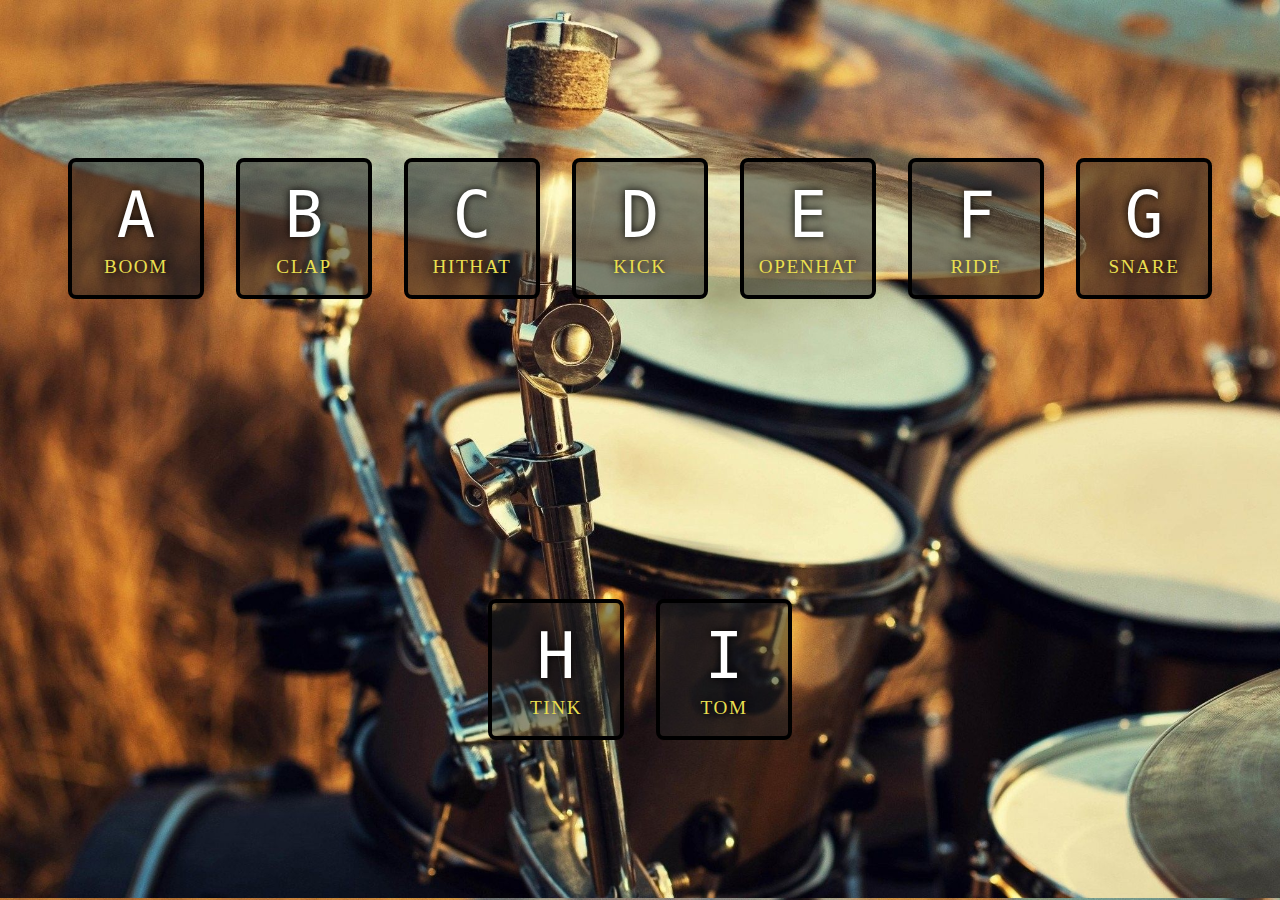
<file: JSDRUMKIT/index.html>
<!DOCTYPE html>
<html>
    <head>
        <meta charset="UTF-8">
        <title>JS Drum Kit</title>
        <link rel="stylesheet" href="drumkitcss/landing.css">
    </head>
    <body>
        <div id="keys">       
            <div id="abc" data-key="65" class="key">
                <kbd>A</kbd>
                <span class="sound">Boom</span>
            </div>
            <div data-key="66" class="key">
                <kbd>B</kbd>
                <span class="sound">Clap</span>
            </div>
            <div data-key="67" class="key">
                <kbd>C</kbd>
                <span class="sound">Hithat</span>
            </div>
            <div data-key="68" class="key">
                <kbd>D</kbd>
                <span class="sound">Kick</span>
            </div>
            <div data-key="69" class="key" >
                <kbd>E</kbd> 
                <span class="sound">Openhat</span>
            </div>
            <div data-key="70" class="key">
                <kbd>F</kbd>
                <span class="sound">Ride</span>
            </div>
            <div data-key="71" class="key">
                <kbd>G</kbd>
                <span class="sound">Snare</span>
            </div>
            <div data-key="72" class="key">
                <kbd>H</kbd>
                <span class="sound">Tink</span>
            </div>
            <div data-key="73" class="key">
                <kbd>I</kbd>
                <span class="sound">Tom</span>
            </div>
        </div>    
        <audio data-key="65" src="resources/sounds/boom.wav"></audio>
        <audio data-key="66" src="resources/sounds/clap.wav"></audio>
        <audio data-key="67" src="resources/sounds/hihat.wav"></audio>
        <audio data-key="68" src="resources/sounds/kick.wav"></audio>
        <audio data-key="69" src="resources/sounds/openhat.wav"></audio>
        <audio data-key="70" src="resources/sounds/ride.wav"></audio>
        <audio data-key="71" src="resources/sounds/snare.wav"></audio>
        <audio data-key="72" src="resources/sounds/tink.wav"></audio>
        <audio data-key="73" src="resources/sounds/tom.wav"></audio>

        <script src="scripts\drumkit.js"></script>   
    </body>
</html>
</file>
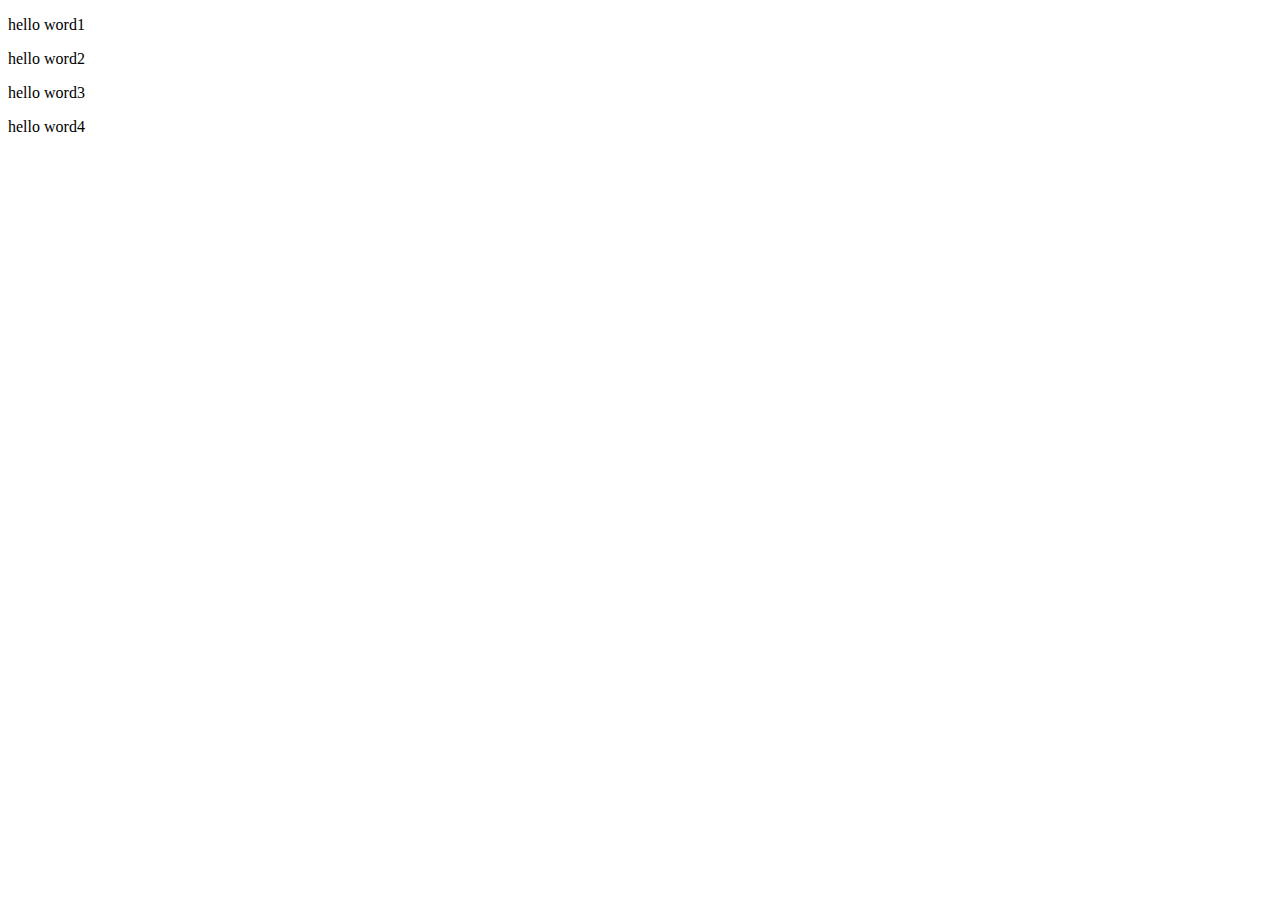
<file: JSDRUMKIT/sample.html>
<!doctype html>
<html>
<head>
    <meta charset="UTF-8">
    <title>Document</title>
</head>
<body>
    <div id="parent-id">
        <p>hello word1</p>
        <p id="test1">hello word2</p>
        <p>hello word3</p>
        <p>hello word4</p>
    </div>
    <script>
        var parentDOM = document.getElementById('parent-id');
        console.log(document.getElementById('test1'))
        //var test1 = parentDOM.getElementById('test1');
        //throw error
        //Uncaught TypeError: parentDOM.getElementById is not a function
    </script>
</body>
</html>
</file>
<file: JSDRUMKIT/drumkitcss/landing.css>
body{
    background-image: url("../resources/drumbackground.jpg");
    background-size:cover;
}

#keys{
    display: flex;
    flex:1;
    flex-wrap: wrap;
    min-height: 98vh;
    align-items: center;
    justify-content: center;
}

.key{
    border: 4px solid black;
    border-radius: 0.5rem;
    margin: 1rem;
    font-size: 1.5rem;
    padding: 1rem 0.5rem;
    transition: all 0.07s ease;
    width:7rem;    
    text-align: center;
    color:white;
    background-color: rgba(32, 32, 32, 0.5);
    text-shadow: 0 0 0.5rem #020202;
}
.playing{
    transform: scale(1.5);
    border-color: yellow;
    box-shadow: 0 0 1rem yellowgreen;
}
kbd {
    display: block;
    font-size: 4rem;
}
.sound {
    font-size: 1.2rem;
    text-transform: uppercase;
    letter-spacing: .1rem;
    color: #e9df50;
  }
</file>
